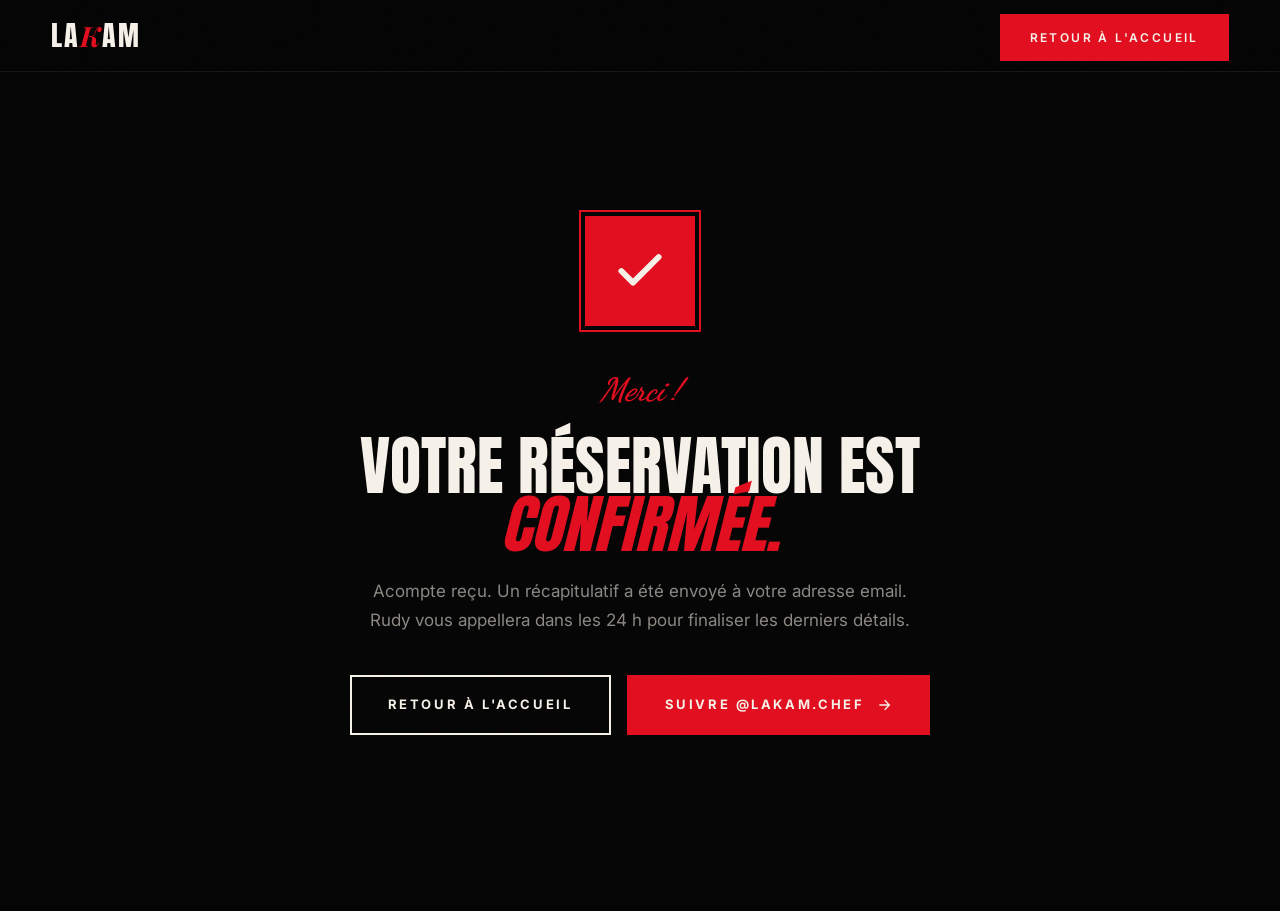
<file: confirmation.html>
<!DOCTYPE html>
<html lang="fr">
<head>
  <meta charset="UTF-8" />
  <meta name="viewport" content="width=device-width, initial-scale=1.0" />
  <title>Confirmation — LAKAM</title>
  <link rel="icon" type="image/jpeg" href="images/logo.jpg" />
  <link rel="stylesheet" href="styles.css?v=3" />
</head>
<body>

  <nav class="navbar scrolled">
    <div class="container nav-inner">
      <a href="index.html" class="nav-logo">la<span class="k">K</span>am</a>
      <ul class="nav-links">
        <li><a href="index.html" class="nav-cta">Retour à l'accueil</a></li>
      </ul>
    </div>
  </nav>

  <main class="reserver-page">
    <div class="container">
      <div class="confirmation">
        <div class="confirmation-icon">
          <svg viewBox="0 0 24 24" fill="none" stroke="currentColor" stroke-width="2.5" stroke-linecap="round" stroke-linejoin="round">
            <polyline points="20 6 9 17 4 12"></polyline>
          </svg>
        </div>

        <span class="script">Merci <span id="firstname">!</span></span>
        <h1>Votre réservation est<br /><em class="text-red">confirmée.</em></h1>
        <p id="confirmText">
          Acompte reçu. Un récapitulatif a été envoyé à votre adresse email.
          <br />
          Rudy vous appellera dans les 24 h pour finaliser les derniers détails.
        </p>

        <div class="recap" id="recap" style="text-align:left; max-width:480px; margin: 2rem auto;">
          <!-- Filled by JS -->
        </div>

        <div style="display:flex; gap:1rem; justify-content:center; flex-wrap:wrap; margin-top:2.5rem;">
          <a href="index.html" class="btn btn-outline">Retour à l'accueil</a>
          <a href="https://instagram.com" target="_blank" rel="noopener" class="btn btn-primary">
            Suivre @lakam.chef
            <svg viewBox="0 0 24 24" fill="none" stroke="currentColor" stroke-width="2"><path d="M5 12h14M13 5l7 7-7 7"/></svg>
          </a>
        </div>
      </div>
    </div>
  </main>

  <script>
    (() => {
      const params = new URLSearchParams(window.location.search);
      const firstname = params.get('firstname') || '';
      const formule = params.get('formule') || '';
      const guests = params.get('guests') || '';
      const date = params.get('date');
      const total = params.get('total');
      const deposit = params.get('deposit');
      const email = params.get('email') || 'votre adresse email';

      if (firstname) document.getElementById('firstname').textContent = firstname + ' !';

      const dateFmt = date
        ? new Date(date).toLocaleDateString('fr-FR', { weekday: 'long', day: 'numeric', month: 'long', year: 'numeric' })
        : '—';

      const recap = document.getElementById('recap');
      if (formule && total) {
        const balance = (parseInt(total, 10) - parseInt(deposit, 10));
        recap.innerHTML = `
          <div class="recap-row"><span class="label">Formule</span><span class="value">${formule}</span></div>
          <div class="recap-row"><span class="label">Convives</span><span class="value">${guests} pers</span></div>
          <div class="recap-row"><span class="label">Date</span><span class="value">${dateFmt}</span></div>
          <div class="recap-row"><span class="label">Total</span><span class="value">${total} €</span></div>
          <div class="recap-row"><span class="label">Acompte payé</span><span class="value" style="color:var(--red);font-weight:600;">${deposit} €</span></div>
          <div class="recap-row"><span class="label">Solde le jour J</span><span class="value">${balance} €</span></div>
        `;
      } else {
        recap.style.display = 'none';
      }

      const confirmText = document.getElementById('confirmText');
      if (email && email !== 'votre adresse email') {
        confirmText.innerHTML = `Acompte reçu. Un récapitulatif a été envoyé à <strong style="color:var(--red)">${email}</strong>.<br />Rudy vous appellera dans les 24 h pour finaliser les derniers détails.`;
      }
    })();
  </script>
</body>
</html>
</file>
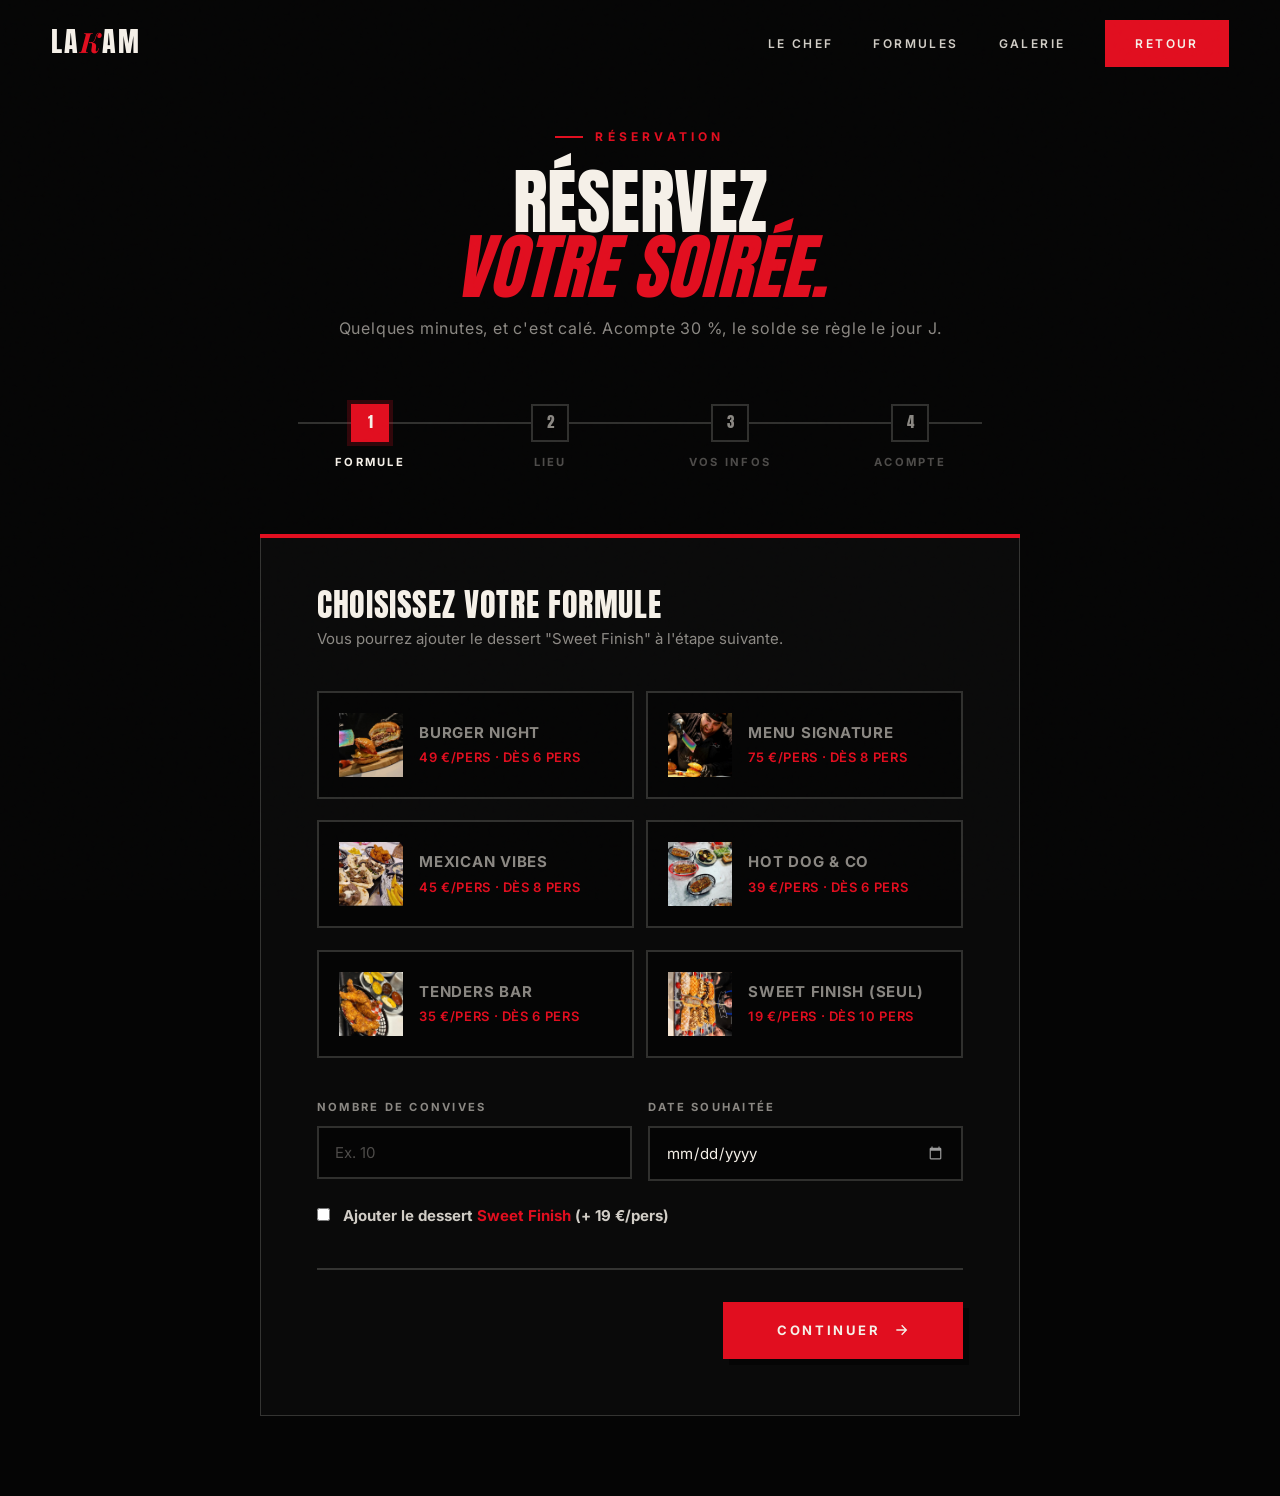
<file: reserver.html>
<!DOCTYPE html>
<html lang="fr">
<head>
  <meta charset="UTF-8" />
  <meta name="viewport" content="width=device-width, initial-scale=1.0" />
  <title>Réserver une date — LAKAM</title>
  <meta name="description" content="Réservez votre soirée LAKAM en ligne. Acompte 30 %, confirmation immédiate." />
  <link rel="icon" type="image/jpeg" href="images/logo.jpg" />
  <link rel="stylesheet" href="styles.css?v=3" />
</head>
<body>

  <!-- ============ Navbar (simplifiée) ============ -->
  <nav class="navbar scrolled" id="navbar">
    <div class="container nav-inner">
      <a href="index.html" class="nav-logo">la<span class="k">K</span>am</a>
      <ul class="nav-links" id="navLinks">
        <li><a href="index.html#about">Le chef</a></li>
        <li><a href="index.html#formules">Formules</a></li>
        <li><a href="index.html#gallery">Galerie</a></li>
        <li><a href="index.html" class="nav-cta">Retour</a></li>
      </ul>
      <button class="menu-toggle" id="menuToggle" aria-label="Menu">
        <span></span><span></span><span></span>
      </button>
    </div>
  </nav>

  <main class="reserver-page">
    <div class="container">

      <!-- Header -->
      <div class="reserver-header">
        <span class="eyebrow">Réservation</span>
        <h1>Réservez<br /><em class="text-red">votre soirée.</em></h1>
        <p>Quelques minutes, et c'est calé. Acompte 30 %, le solde se règle le jour J.</p>
      </div>

      <!-- Progress -->
      <div class="progress" id="progress" style="--progress: 0%">
        <div class="progress-step active" data-step="1">
          <div class="progress-dot">1</div>
          <div class="progress-label">Formule</div>
        </div>
        <div class="progress-step" data-step="2">
          <div class="progress-dot">2</div>
          <div class="progress-label">Lieu</div>
        </div>
        <div class="progress-step" data-step="3">
          <div class="progress-dot">3</div>
          <div class="progress-label">Vos infos</div>
        </div>
        <div class="progress-step" data-step="4">
          <div class="progress-dot">4</div>
          <div class="progress-label">Acompte</div>
        </div>
      </div>

      <!-- Wizard -->
      <form class="wizard" id="wizard" novalidate>

        <!-- Step 1: Formule -->
        <section class="step-panel active" data-panel="1">
          <h2>Choisissez votre formule</h2>
          <p>Vous pourrez ajouter le dessert "Sweet Finish" à l'étape suivante.</p>

          <div class="formule-options" id="formuleOptions">
            <label class="formule-option" data-formule="burger">
              <input type="radio" name="formule" value="burger" />
              <div class="formule-option-img"><img src="images/burger.jpg" alt="" /></div>
              <div class="formule-option-body">
                <div class="formule-option-name">Burger Night</div>
                <div class="formule-option-price">49 €/pers · dès 6 pers</div>
              </div>
            </label>
            <label class="formule-option" data-formule="signature">
              <input type="radio" name="formule" value="signature" />
              <div class="formule-option-img"><img src="images/chef-action.jpg" alt="" /></div>
              <div class="formule-option-body">
                <div class="formule-option-name">Menu Signature</div>
                <div class="formule-option-price">75 €/pers · dès 8 pers</div>
              </div>
            </label>
            <label class="formule-option" data-formule="mexican">
              <input type="radio" name="formule" value="mexican" />
              <div class="formule-option-img"><img src="images/tacos.jpg" alt="" /></div>
              <div class="formule-option-body">
                <div class="formule-option-name">Mexican Vibes</div>
                <div class="formule-option-price">45 €/pers · dès 8 pers</div>
              </div>
            </label>
            <label class="formule-option" data-formule="hotdog">
              <input type="radio" name="formule" value="hotdog" />
              <div class="formule-option-img"><img src="images/hotdogs.jpg" alt="" /></div>
              <div class="formule-option-body">
                <div class="formule-option-name">Hot Dog & Co</div>
                <div class="formule-option-price">39 €/pers · dès 6 pers</div>
              </div>
            </label>
            <label class="formule-option" data-formule="tenders">
              <input type="radio" name="formule" value="tenders" />
              <div class="formule-option-img"><img src="images/tenders.jpg" alt="" /></div>
              <div class="formule-option-body">
                <div class="formule-option-name">Tenders Bar</div>
                <div class="formule-option-price">35 €/pers · dès 6 pers</div>
              </div>
            </label>
            <label class="formule-option" data-formule="sweet-only">
              <input type="radio" name="formule" value="sweet-only" />
              <div class="formule-option-img"><img src="images/waffles.jpg" alt="" /></div>
              <div class="formule-option-body">
                <div class="formule-option-name">Sweet Finish (seul)</div>
                <div class="formule-option-price">19 €/pers · dès 10 pers</div>
              </div>
            </label>
          </div>

          <div class="field-row">
            <div class="field">
              <label for="guests">Nombre de convives</label>
              <input type="number" id="guests" name="guests" min="6" max="80" placeholder="Ex. 10" />
            </div>
            <div class="field">
              <label for="date">Date souhaitée</label>
              <input type="date" id="date" name="date" />
            </div>
          </div>

          <div class="field">
            <label>
              <input type="checkbox" id="addSweet" name="addSweet" style="width:auto; margin-right:0.5rem;" />
              <span style="text-transform:none; letter-spacing:0; font-size:0.9375rem; color:var(--white-soft);">Ajouter le dessert <strong style="color:var(--red)">Sweet Finish</strong> (+ 19 €/pers)</span>
            </label>
          </div>

          <div class="wizard-nav">
            <span></span>
            <button type="button" class="btn btn-primary" data-next>
              Continuer
              <svg viewBox="0 0 24 24" fill="none" stroke="currentColor" stroke-width="2"><path d="M5 12h14M13 5l7 7-7 7"/></svg>
            </button>
          </div>
        </section>

        <!-- Step 2: Lieu -->
        <section class="step-panel" data-panel="2">
          <h2>Où est-ce qu'on cuisine ?</h2>
          <p>Adresse complète et quelques détails pratiques pour préparer la venue.</p>

          <div class="field">
            <label for="address">Adresse</label>
            <input type="text" id="address" name="address" placeholder="12 rue de la République" />
          </div>

          <div class="field-row">
            <div class="field">
              <label for="zip">Code postal</label>
              <input type="text" id="zip" name="zip" placeholder="92100" />
            </div>
            <div class="field">
              <label for="city">Ville</label>
              <input type="text" id="city" name="city" placeholder="Boulogne-Billancourt" />
            </div>
          </div>

          <div class="field">
            <label for="access">Étage / code d'accès / précisions</label>
            <input type="text" id="access" name="access" placeholder="3e étage, code 1234A, ascenseur OK" />
          </div>

          <div class="field">
            <label for="kitchen">Espace cuisine disponible</label>
            <select id="kitchen" name="kitchen">
              <option value="">Sélectionnez —</option>
              <option value="spacious">Cuisine spacieuse, plaques + four</option>
              <option value="standard">Cuisine standard, plan de travail OK</option>
              <option value="small">Petite cuisine, je peux libérer un espace</option>
              <option value="outdoor">Extérieur (terrasse, jardin)</option>
            </select>
          </div>

          <div class="wizard-nav">
            <button type="button" class="btn btn-outline btn-back" data-prev>← Retour</button>
            <button type="button" class="btn btn-primary" data-next>
              Continuer
              <svg viewBox="0 0 24 24" fill="none" stroke="currentColor" stroke-width="2"><path d="M5 12h14M13 5l7 7-7 7"/></svg>
            </button>
          </div>
        </section>

        <!-- Step 3: Vos infos -->
        <section class="step-panel" data-panel="3">
          <h2>Faisons connaissance</h2>
          <p>Pour qu'on puisse vous confirmer la réservation et vous appeler si besoin.</p>

          <div class="field-row">
            <div class="field">
              <label for="firstname">Prénom</label>
              <input type="text" id="firstname" name="firstname" placeholder="Sarah" />
            </div>
            <div class="field">
              <label for="lastname">Nom</label>
              <input type="text" id="lastname" name="lastname" placeholder="Martinez" />
            </div>
          </div>

          <div class="field">
            <label for="email">Email</label>
            <input type="email" id="email" name="email" placeholder="vous@exemple.fr" />
          </div>

          <div class="field">
            <label for="phone">Téléphone</label>
            <input type="tel" id="phone" name="phone" placeholder="06 12 34 56 78" />
          </div>

          <div class="field">
            <label for="message">Message (allergies, demandes spéciales)</label>
            <textarea id="message" name="message" placeholder="Anniversaire surprise pour mon mari, 2 invités végétariens, allergie à l'arachide pour 1 enfant…"></textarea>
          </div>

          <div class="wizard-nav">
            <button type="button" class="btn btn-outline btn-back" data-prev>← Retour</button>
            <button type="button" class="btn btn-primary" data-next>
              Voir le récapitulatif
              <svg viewBox="0 0 24 24" fill="none" stroke="currentColor" stroke-width="2"><path d="M5 12h14M13 5l7 7-7 7"/></svg>
            </button>
          </div>
        </section>

        <!-- Step 4: Recap & paiement -->
        <section class="step-panel" data-panel="4">
          <h2>Récapitulatif & acompte</h2>
          <p>Vérifiez votre commande, validez l'acompte de 30 %. Le solde se règle le jour J.</p>

          <div class="recap" id="recap">
            <!-- Rempli dynamiquement -->
          </div>

          <div class="deposit-note">
            <strong>Acompte 30 %</strong> &nbsp;·&nbsp; Le solde (70 %) est dû le jour de la prestation.
          </div>

          <div class="card-form">
            <div class="card-form-header">
              <span class="card-form-title">Paiement sécurisé</span>
              <span class="card-brands">VISA · MASTERCARD · AMEX</span>
            </div>

            <div class="field">
              <label for="cardName">Nom sur la carte</label>
              <input type="text" id="cardName" name="cardName" placeholder="SARAH MARTINEZ" />
            </div>

            <div class="field">
              <label for="cardNumber">Numéro de carte</label>
              <input type="text" id="cardNumber" name="cardNumber" placeholder="4242 4242 4242 4242" maxlength="19" inputmode="numeric" />
            </div>

            <div class="field-row">
              <div class="field">
                <label for="cardExp">Expiration</label>
                <input type="text" id="cardExp" name="cardExp" placeholder="MM/AA" maxlength="5" inputmode="numeric" />
              </div>
              <div class="field">
                <label for="cardCvc">CVC</label>
                <input type="text" id="cardCvc" name="cardCvc" placeholder="123" maxlength="4" inputmode="numeric" />
              </div>
            </div>
          </div>

          <div class="secure-note">
            <span>●</span> Paiement chiffré · données bancaires non stockées
          </div>

          <div class="wizard-nav">
            <button type="button" class="btn btn-outline btn-back" data-prev>← Retour</button>
            <button type="submit" class="btn btn-primary" id="payBtn">
              Confirmer & payer l'acompte
              <svg viewBox="0 0 24 24" fill="none" stroke="currentColor" stroke-width="2"><path d="M5 12h14M13 5l7 7-7 7"/></svg>
            </button>
          </div>
        </section>

      </form>
    </div>
  </main>

  <script src="main.js?v=3"></script>
  <script src="reserver.js?v=3"></script>
</body>
</html>
</file>
<file: styles.css>
/* ============================================
   LAKAM — Chef à domicile
   v2 — Agressive édition
   ============================================ */

@import url('https://fonts.googleapis.com/css2?family=Anton&family=Archivo+Black&family=Playfair+Display:ital,wght@0,400;0,600;0,700;0,900;1,400;1,700&family=Inter:wght@300;400;500;600;700;800&family=Dancing+Script:wght@600;700&display=swap');

:root {
  --black: #050505;
  --black-deep: #000000;
  --black-soft: #0F0F0F;
  --black-card: #0A0A0A;

  --red: #E10E1F;
  --red-bright: #FF1A2E;
  --red-deep: #8E0A14;
  --red-glow: rgba(225, 14, 31, 0.55);

  --white: #F5F0E8;
  --white-soft: rgba(245, 240, 232, 0.85);
  --white-dim: rgba(245, 240, 232, 0.55);
  --white-faint: rgba(245, 240, 232, 0.3);
  --border: rgba(245, 240, 232, 0.08);
  --border-strong: rgba(245, 240, 232, 0.18);

  --font-display: 'Anton', 'Bebas Neue', Impact, sans-serif;
  --font-heavy: 'Archivo Black', sans-serif;
  --font-serif: 'Playfair Display', Georgia, serif;
  --font-sans: 'Inter', -apple-system, BlinkMacSystemFont, sans-serif;
  --font-script: 'Dancing Script', cursive;

  --container: 1440px;
  --section-py: clamp(80px, 10vw, 160px);

  --ease: cubic-bezier(0.22, 1, 0.36, 1);
  --ease-smooth: cubic-bezier(0.65, 0, 0.35, 1);
  --ease-brutal: cubic-bezier(0.85, 0, 0.15, 1);
}

* { margin: 0; padding: 0; box-sizing: border-box; }

html {
  scroll-behavior: smooth;
  -webkit-font-smoothing: antialiased;
  -moz-osx-font-smoothing: grayscale;
  overflow-x: hidden;
}

body {
  font-family: var(--font-sans);
  background: var(--black);
  color: var(--white);
  line-height: 1.5;
  overflow-x: hidden;
  overscroll-behavior-x: none;
  font-weight: 400;
  position: relative;
  width: 100%;
}

/* ====== Grain texture overlay ====== */
body::before {
  content: '';
  position: fixed;
  inset: 0;
  pointer-events: none;
  z-index: 9998;
  opacity: 0.06;
  mix-blend-mode: overlay;
  background-image: url("data:image/svg+xml,%3Csvg viewBox='0 0 200 200' xmlns='http://www.w3.org/2000/svg'%3E%3Cfilter id='n'%3E%3CfeTurbulence type='fractalNoise' baseFrequency='0.92' numOctaves='3' stitchTiles='stitch'/%3E%3C/filter%3E%3Crect width='100%25' height='100%25' filter='url(%23n)'/%3E%3C/svg%3E");
}

img { max-width: 100%; display: block; }
a { color: inherit; text-decoration: none; }
button { font-family: inherit; cursor: pointer; border: none; background: none; color: inherit; }
input, textarea, select { font-family: inherit; font-size: inherit; }

::selection { background: var(--red); color: var(--white); }

/* ============ Container ============ */
.container {
  width: 100%;
  max-width: var(--container);
  margin: 0 auto;
  padding: 0 clamp(20px, 4vw, 56px);
}

/* ============ Typography ============ */
h1, h2, h3, h4 {
  font-family: var(--font-display);
  font-weight: 400;
  line-height: 0.9;
  letter-spacing: 0;
  text-transform: uppercase;
}

.eyebrow {
  font-family: var(--font-sans);
  font-size: 0.75rem;
  font-weight: 700;
  letter-spacing: 0.35em;
  text-transform: uppercase;
  color: var(--red);
  margin-bottom: 1.5rem;
  display: inline-flex;
  align-items: center;
  gap: 0.75rem;
}

.eyebrow::before {
  content: '';
  width: 28px;
  height: 2px;
  background: var(--red);
}

.script {
  font-family: var(--font-script);
  font-weight: 700;
  font-style: italic;
  text-transform: none;
  letter-spacing: -0.02em;
}

.section-title {
  font-size: clamp(2.75rem, 6.5vw, 6.5rem);
  margin-bottom: 1.5rem;
  font-family: var(--font-display);
  line-height: 0.92;
}

.section-title em.script {
  color: var(--red);
  font-style: italic;
  font-family: var(--font-serif);
  font-weight: 700;
}

.section-subtitle {
  font-size: 1.0625rem;
  color: var(--white-dim);
  max-width: 580px;
  margin-bottom: 4rem;
  line-height: 1.6;
}

.text-red { color: var(--red); }

em.italic {
  font-family: var(--font-serif);
  font-style: italic;
  font-weight: 700;
  color: var(--red);
  text-transform: none;
}

/* ============ Buttons ============ */
.btn {
  display: inline-flex;
  align-items: center;
  justify-content: center;
  gap: 0.75rem;
  padding: 1.15rem 2.25rem;
  font-family: var(--font-sans);
  font-size: 0.8125rem;
  font-weight: 700;
  letter-spacing: 0.2em;
  text-transform: uppercase;
  border-radius: 0;
  transition: all 0.3s var(--ease-brutal);
  position: relative;
  overflow: hidden;
  border: 2px solid transparent;
}

.btn-primary {
  background: var(--red);
  color: var(--white);
  border-color: var(--red);
  box-shadow: 6px 6px 0 var(--black);
}

.btn-primary::before {
  content: '';
  position: absolute;
  inset: 0;
  background: var(--red-bright);
  transform: translateY(100%);
  transition: transform 0.3s var(--ease-brutal);
  z-index: 0;
}

.btn-primary:hover::before { transform: translateY(0); }
.btn-primary > * { position: relative; z-index: 1; }

.btn-primary:hover {
  transform: translate(-2px, -2px);
  box-shadow: 8px 8px 0 var(--red-deep);
}

.btn-outline {
  border-color: var(--white);
  color: var(--white);
  background: transparent;
}

.btn-outline:hover {
  background: var(--white);
  color: var(--black);
}

.btn svg { width: 16px; height: 16px; transition: transform 0.3s var(--ease); }
.btn:hover svg { transform: translateX(6px); }

/* ============ Navbar ============ */
.navbar {
  position: fixed;
  top: 0; left: 0; right: 0;
  z-index: 1000;
  padding: 1.25rem 0;
  transition: all 0.4s var(--ease);
  border-bottom: 1px solid transparent;
}

.navbar.scrolled {
  background: rgba(5, 5, 5, 0.92);
  backdrop-filter: blur(20px);
  -webkit-backdrop-filter: blur(20px);
  padding: 0.875rem 0;
  border-bottom-color: var(--border);
}

.navbar.hidden {
  transform: translateY(-105%);
  -webkit-transform: translateY(-105%);
  pointer-events: none;
}

.nav-inner {
  display: flex;
  align-items: center;
  justify-content: space-between;
}

.nav-logo {
  font-family: var(--font-display);
  font-size: 1.75rem;
  font-weight: 400;
  letter-spacing: 0.06em;
  text-transform: uppercase;
}

.nav-logo .k { color: var(--red); font-style: italic; font-family: var(--font-serif); font-weight: 700; }

.nav-links {
  display: flex;
  align-items: center;
  gap: 2.5rem;
  list-style: none;
}

.nav-links a {
  font-size: 0.75rem;
  font-weight: 600;
  letter-spacing: 0.2em;
  text-transform: uppercase;
  color: var(--white-soft);
  transition: color 0.2s ease;
  position: relative;
  padding: 0.25rem 0;
}

.nav-links a:hover { color: var(--red); }

.nav-links a:not(.nav-cta)::after {
  content: '';
  position: absolute;
  left: 0;
  bottom: -2px;
  width: 0;
  height: 2px;
  background: var(--red);
  transition: width 0.3s var(--ease-brutal);
}

.nav-links a:not(.nav-cta):hover::after { width: 100%; }

.nav-cta {
  padding: 0.875rem 1.75rem !important;
  background: var(--red);
  color: var(--white) !important;
  font-size: 0.75rem !important;
  letter-spacing: 0.2em;
  border: 2px solid var(--red);
  transition: all 0.3s var(--ease-brutal);
}

.nav-cta:hover {
  background: var(--white);
  color: var(--black) !important;
  border-color: var(--white);
}

.menu-toggle {
  display: none;
  flex-direction: column;
  gap: 5px;
  z-index: 1001;
}

.menu-toggle span {
  width: 28px; height: 2px;
  background: var(--white);
  transition: all 0.3s var(--ease);
}

.menu-toggle.open span:nth-child(1) { transform: rotate(45deg) translate(5px, 5px); }
.menu-toggle.open span:nth-child(2) { opacity: 0; }
.menu-toggle.open span:nth-child(3) { transform: rotate(-45deg) translate(7px, -7px); }

@media (max-width: 900px) {
  .nav-links {
    position: fixed;
    inset: 0;
    background: var(--black-deep);
    flex-direction: column;
    justify-content: center;
    align-items: center;
    gap: 2.5rem;
    transform: translateX(100%);
    transition: transform 0.4s var(--ease-brutal);
  }
  .nav-links.open { transform: translateX(0); }
  .nav-links a { font-size: 1.5rem; font-family: var(--font-display); letter-spacing: 0.1em; }
  .menu-toggle { display: flex; }
  .nav-cta { font-size: 1rem !important; padding: 1rem 2rem !important; }
}

/* ============ Hero ============ */
.hero {
  min-height: 100vh;
  position: relative;
  display: flex;
  align-items: center;
  overflow: hidden;
  padding: 120px 0 60px;
}

.hero-bg {
  position: absolute;
  inset: 0;
  z-index: 0;
}

.hero-bg img {
  width: 100%;
  height: 100%;
  object-fit: cover;
  filter: brightness(0.45) contrast(1.15) saturate(0.9);
  transform: scale(1.05);
  animation: heroZoom 24s ease-in-out infinite alternate;
}

@keyframes heroZoom {
  from { transform: scale(1.05); }
  to   { transform: scale(1.18); }
}

.hero-bg::after {
  content: '';
  position: absolute;
  inset: 0;
  background:
    linear-gradient(180deg, rgba(0,0,0,0.5) 0%, rgba(0,0,0,0.35) 40%, rgba(0,0,0,0.85) 90%, var(--black) 100%),
    radial-gradient(ellipse at 30% 100%, rgba(225, 14, 31, 0.25) 0%, transparent 60%);
}

.hero-content {
  position: relative;
  z-index: 2;
  width: 100%;
}

.hero-meta {
  display: flex;
  align-items: center;
  gap: 1rem;
  font-size: 0.75rem;
  font-weight: 700;
  letter-spacing: 0.35em;
  text-transform: uppercase;
  color: var(--white-soft);
  margin-bottom: 2rem;
}

.hero-meta-divider {
  width: 40px;
  height: 1px;
  background: var(--red);
}

.hero-meta .dot {
  width: 6px; height: 6px;
  background: var(--red);
  border-radius: 50%;
  animation: pulse 1.6s ease-in-out infinite;
}

@keyframes pulse {
  0%, 100% { opacity: 1; box-shadow: 0 0 0 0 var(--red-glow); }
  50% { opacity: 0.5; box-shadow: 0 0 0 8px transparent; }
}

.hero h1 {
  font-size: clamp(3rem, 9.5vw, 9rem);
  line-height: 0.88;
  margin-bottom: 1.75rem;
  font-family: var(--font-display);
  font-weight: 400;
  letter-spacing: -0.015em;
  text-shadow: 0 4px 60px rgba(0,0,0,0.6);
  max-width: 100%;
  overflow-wrap: break-word;
}

.hero h1 .line { display: block; }

.hero h1 .accent {
  color: var(--red);
  font-family: var(--font-serif);
  font-style: italic;
  font-weight: 900;
  letter-spacing: -0.03em;
  text-transform: none;
}

.hero h1 .strike {
  position: relative;
  display: inline-block;
}

.hero h1 .strike::after {
  content: '';
  position: absolute;
  left: -2%;
  right: -2%;
  top: 52%;
  height: clamp(6px, 0.8vw, 14px);
  background: var(--red);
  transform: rotate(-2deg);
  z-index: -1;
}

.hero p {
  font-size: clamp(1rem, 1.4vw, 1.25rem);
  color: var(--white-soft);
  margin-bottom: 3rem;
  max-width: 540px;
  line-height: 1.6;
}

.hero p strong { color: var(--red); font-weight: 700; }

.hero-ctas {
  display: flex;
  gap: 1rem;
  flex-wrap: wrap;
}

/* Marquee */
.marquee {
  position: absolute;
  bottom: 0;
  left: 0;
  right: 0;
  z-index: 3;
  background: var(--red);
  padding: 0.75rem 0;
  border-top: 2px solid var(--red);
  border-bottom: 2px solid var(--red);
  overflow: hidden;
  white-space: nowrap;
}

.marquee-track {
  display: inline-block;
  animation: marqueeScroll 28s linear infinite;
  font-family: var(--font-display);
  font-size: 1.25rem;
  letter-spacing: 0.2em;
  color: var(--white);
  text-transform: uppercase;
}

.marquee-track span {
  margin: 0 1.5rem;
  display: inline-flex;
  align-items: center;
  gap: 1.5rem;
}

.marquee-track .star {
  color: var(--white);
  font-family: var(--font-serif);
  font-style: italic;
  font-weight: 900;
}

@keyframes marqueeScroll {
  from { transform: translateX(0); }
  to   { transform: translateX(-50%); }
}

.hero-scroll {
  position: absolute;
  bottom: 80px;
  right: clamp(20px, 4vw, 56px);
  z-index: 2;
  font-size: 0.7rem;
  letter-spacing: 0.35em;
  text-transform: uppercase;
  color: var(--white-dim);
  display: flex;
  flex-direction: column;
  align-items: center;
  gap: 0.75rem;
  font-weight: 600;
}

.hero-scroll-line {
  width: 1px; height: 40px;
  background: linear-gradient(to bottom, var(--red), transparent);
  animation: scrollPulse 2s ease-in-out infinite;
}

@keyframes scrollPulse {
  0%, 100% { transform: scaleY(1); opacity: 1; }
  50% { transform: scaleY(0.5); opacity: 0.4; }
}

@media (max-width: 700px) {
  .hero-scroll { display: none; }
}

/* ============ Manifesto strip ============ */
.manifesto {
  background: var(--black-deep);
  border-top: 1px solid var(--border);
  border-bottom: 1px solid var(--border);
  padding: clamp(60px, 10vw, 120px) 0;
  position: relative;
  overflow: hidden;
}

.manifesto::before, .manifesto::after {
  content: '';
  position: absolute;
  width: 80%;
  height: 1px;
  background: var(--red);
  opacity: 0.4;
}
.manifesto::before { top: 30%; left: -10%; transform: rotate(-1deg); }
.manifesto::after  { bottom: 30%; right: -10%; transform: rotate(1deg); }

.manifesto-text {
  font-family: var(--font-display);
  font-size: clamp(2rem, 6vw, 5.5rem);
  line-height: 1;
  text-align: center;
  text-transform: uppercase;
  max-width: 1200px;
  margin: 0 auto;
  position: relative;
  z-index: 1;
}

.manifesto-text .red { color: var(--red); font-family: var(--font-serif); font-style: italic; font-weight: 900; text-transform: none; }
.manifesto-text .strike { text-decoration: line-through; text-decoration-color: var(--red); text-decoration-thickness: clamp(3px, 0.4vw, 6px); color: var(--white-faint); }

/* ============ About ============ */
.about {
  padding: var(--section-py) 0;
  position: relative;
}

.about-grid {
  display: grid;
  grid-template-columns: 1fr 1fr;
  gap: clamp(2rem, 5vw, 6rem);
  align-items: center;
}

.about-image {
  position: relative;
  aspect-ratio: 4/5;
  overflow: hidden;
}

.about-image img {
  width: 100%;
  height: 100%;
  object-fit: cover;
  transition: transform 1.2s var(--ease), filter 0.6s ease;
  filter: contrast(1.05) saturate(0.95);
}

.about-image:hover img { transform: scale(1.05); }

.about-image::before {
  content: '';
  position: absolute;
  top: -2px;
  left: -2px;
  width: 90px;
  height: 90px;
  border-top: 4px solid var(--red);
  border-left: 4px solid var(--red);
  z-index: 2;
}

.about-image::after {
  content: '';
  position: absolute;
  bottom: -2px;
  right: -2px;
  width: 90px;
  height: 90px;
  border-bottom: 4px solid var(--red);
  border-right: 4px solid var(--red);
  z-index: 2;
}

.about-tag {
  position: absolute;
  bottom: -16px;
  left: 30px;
  background: var(--red);
  color: var(--white);
  padding: 0.6rem 1.25rem;
  font-family: var(--font-display);
  font-size: 1.125rem;
  letter-spacing: 0.15em;
  text-transform: uppercase;
  z-index: 3;
  box-shadow: 6px 6px 0 var(--black);
}

.about h2 {
  font-size: clamp(3rem, 7vw, 6rem);
  margin-bottom: 2rem;
  line-height: 0.85;
}

.about-quote {
  font-family: var(--font-script);
  font-size: 1.75rem;
  color: var(--red);
  margin-bottom: 2rem;
  display: block;
  line-height: 1.3;
}

.about p {
  color: var(--white-soft);
  margin-bottom: 1.5rem;
  font-size: 1.0625rem;
  line-height: 1.7;
}

.about-stats {
  display: grid;
  grid-template-columns: repeat(3, 1fr);
  gap: 2rem;
  margin-top: 3rem;
  padding-top: 2.5rem;
  border-top: 2px solid var(--red);
}

.stat-num {
  font-family: var(--font-display);
  font-size: clamp(2.25rem, 4vw, 3.25rem);
  color: var(--red);
  line-height: 1;
  margin-bottom: 0.5rem;
  font-weight: 400;
}

.stat-label {
  font-size: 0.7rem;
  letter-spacing: 0.25em;
  text-transform: uppercase;
  color: var(--white-dim);
  font-weight: 600;
}

@media (max-width: 800px) {
  .about-grid { grid-template-columns: 1fr; }
  .about-image { aspect-ratio: 1; max-width: 500px; margin: 0 auto; }
  .about-stats { gap: 1rem; }
}

/* ============ Formules ============ */
.formules {
  padding: var(--section-py) 0;
  background: var(--black-deep);
  position: relative;
  overflow: hidden;
}

.formules::before {
  content: 'LAKAM · LAKAM · LAKAM · LAKAM · LAKAM ·';
  position: absolute;
  top: 60px;
  left: -5%;
  right: -5%;
  font-family: var(--font-display);
  font-size: clamp(4rem, 10vw, 9rem);
  color: var(--white);
  opacity: 0.025;
  letter-spacing: 0.05em;
  pointer-events: none;
  white-space: nowrap;
  overflow: hidden;
  text-transform: uppercase;
}

.formules-header {
  text-align: center;
  margin-bottom: 5rem;
  position: relative;
  z-index: 1;
}

.formules-header .section-subtitle {
  margin-left: auto;
  margin-right: auto;
}

.formules-grid {
  display: grid;
  grid-template-columns: repeat(3, 1fr);
  gap: 1px;
  background: var(--border);
  border: 1px solid var(--border);
}

.formule-card {
  position: relative;
  background: var(--black-card);
  overflow: hidden;
  transition: all 0.4s var(--ease-brutal);
  display: flex;
  flex-direction: column;
}

.formule-card:hover {
  background: var(--black-soft);
  transform: scale(1.02);
  z-index: 2;
  box-shadow: 0 0 0 2px var(--red), 0 30px 60px rgba(225, 14, 31, 0.2);
}

.formule-card.featured {
  background: linear-gradient(135deg, var(--black-card) 0%, rgba(225, 14, 31, 0.18) 100%);
  border: 2px solid var(--red);
  z-index: 1;
}

.formule-card.featured::before {
  content: '◆ SIGNATURE';
  position: absolute;
  top: 1.5rem;
  right: 1.5rem;
  background: var(--red);
  color: var(--white);
  padding: 0.4rem 0.85rem;
  font-family: var(--font-display);
  font-size: 0.75rem;
  letter-spacing: 0.25em;
  text-transform: uppercase;
  z-index: 3;
  box-shadow: 4px 4px 0 var(--black-deep);
}

.formule-image {
  aspect-ratio: 4/3;
  overflow: hidden;
  position: relative;
}

.formule-image img {
  width: 100%; height: 100%;
  object-fit: cover;
  transition: transform 0.7s var(--ease), filter 0.5s ease;
  filter: contrast(1.05);
}

.formule-card:hover .formule-image img { transform: scale(1.1); }

.formule-image::after {
  content: '';
  position: absolute;
  inset: 0;
  background: linear-gradient(180deg, transparent 50%, rgba(5,5,5,0.7) 100%);
}

.formule-body {
  padding: 2rem;
  flex: 1;
  display: flex;
  flex-direction: column;
  position: relative;
}

.formule-name {
  font-family: var(--font-display);
  font-size: 2rem;
  font-weight: 400;
  margin-bottom: 0.4rem;
  letter-spacing: 0.02em;
  text-transform: uppercase;
  line-height: 1;
}

.formule-tagline {
  font-family: var(--font-script);
  color: var(--red);
  font-size: 1.25rem;
  margin-bottom: 1.25rem;
}

.formule-desc {
  color: var(--white-dim);
  font-size: 0.9375rem;
  line-height: 1.6;
  margin-bottom: 1.75rem;
  flex: 1;
}

.formule-meta {
  display: flex;
  align-items: baseline;
  justify-content: space-between;
  padding-top: 1.5rem;
  border-top: 1px solid var(--border);
  margin-bottom: 1.5rem;
}

.formule-price {
  font-family: var(--font-display);
  font-size: 2.5rem;
  color: var(--white);
  line-height: 1;
}

.formule-price span {
  font-size: 0.875rem;
  color: var(--white-dim);
  margin-left: 0.5rem;
  font-family: var(--font-sans);
  font-weight: 500;
}

.formule-min {
  font-size: 0.7rem;
  letter-spacing: 0.2em;
  text-transform: uppercase;
  color: var(--white-faint);
  font-weight: 600;
}

.formule-cta {
  display: inline-flex;
  align-items: center;
  gap: 0.75rem;
  font-size: 0.75rem;
  font-weight: 700;
  letter-spacing: 0.25em;
  text-transform: uppercase;
  color: var(--red);
  transition: all 0.3s var(--ease-brutal);
  margin-top: auto;
  padding: 0.75rem 0;
  border-bottom: 2px solid var(--red);
  align-self: flex-start;
}

.formule-cta:hover { gap: 1.25rem; color: var(--white); border-bottom-color: var(--white); }

@media (max-width: 1000px) {
  .formules-grid { grid-template-columns: repeat(2, 1fr); }
}

@media (max-width: 600px) {
  .formules-grid { grid-template-columns: 1fr; }
}

/* ============ Galerie ============ */
.gallery {
  padding: var(--section-py) 0;
}

.gallery-grid {
  display: grid;
  grid-template-columns: repeat(4, 1fr);
  grid-auto-rows: 240px;
  gap: 4px;
}

.gallery-item {
  position: relative;
  overflow: hidden;
  cursor: pointer;
  background: var(--black-card);
}

.gallery-item img {
  width: 100%; height: 100%;
  object-fit: cover;
  transition: transform 0.7s var(--ease), filter 0.5s ease;
  filter: grayscale(0.3) contrast(1.05);
}

.gallery-item:hover img {
  transform: scale(1.08);
  filter: grayscale(0) contrast(1.1) saturate(1.1);
}

.gallery-item::after {
  content: '+';
  position: absolute;
  inset: 0;
  display: flex;
  align-items: center;
  justify-content: center;
  font-family: var(--font-serif);
  font-size: 4rem;
  color: var(--white);
  background: rgba(225, 14, 31, 0.85);
  opacity: 0;
  transition: opacity 0.4s ease;
  font-weight: 300;
}

.gallery-item:hover::after { opacity: 1; }

.gallery-item.tall { grid-row: span 2; }
.gallery-item.wide { grid-column: span 2; }

@media (max-width: 800px) {
  .gallery-grid { grid-template-columns: repeat(2, 1fr); grid-auto-rows: 200px; }
  .gallery-item.wide { grid-column: span 2; }
}

.lightbox {
  position: fixed; inset: 0;
  background: rgba(0, 0, 0, 0.97);
  z-index: 9999;
  display: flex;
  align-items: center;
  justify-content: center;
  opacity: 0;
  visibility: hidden;
  transition: all 0.4s ease;
  padding: 2rem;
}

.lightbox.open { opacity: 1; visibility: visible; }

.lightbox img {
  max-width: 90vw;
  max-height: 85vh;
  object-fit: contain;
  border: 1px solid var(--red);
}

.lightbox-close {
  position: absolute;
  top: 2rem;
  right: 2rem;
  font-size: 2rem;
  color: var(--white);
  width: 56px; height: 56px;
  display: flex;
  align-items: center;
  justify-content: center;
  border: 2px solid var(--white);
  transition: all 0.3s ease;
  background: var(--black);
}

.lightbox-close:hover {
  background: var(--red);
  border-color: var(--red);
  transform: rotate(90deg);
}

/* ============ How it works ============ */
.steps {
  padding: var(--section-py) 0;
  background: var(--black-deep);
  position: relative;
}

.steps-grid {
  display: grid;
  grid-template-columns: repeat(3, 1fr);
  gap: 0;
  margin-top: 4rem;
  position: relative;
  border: 2px solid var(--border-strong);
}

.step {
  text-align: center;
  position: relative;
  z-index: 1;
  padding: 3rem 2rem;
  border-right: 2px solid var(--border-strong);
  transition: background 0.4s var(--ease);
}

.step:last-child { border-right: none; }
.step:hover { background: rgba(225, 14, 31, 0.05); }

.step-num {
  font-family: var(--font-display);
  font-size: 5rem;
  color: var(--red);
  line-height: 1;
  margin-bottom: 1.5rem;
  font-weight: 400;
  display: inline-block;
  position: relative;
}

.step-num::after {
  content: '';
  position: absolute;
  left: 50%;
  bottom: -8px;
  width: 40px;
  height: 3px;
  background: var(--red);
  transform: translateX(-50%);
}

.step h3 {
  font-size: 1.75rem;
  margin-bottom: 1rem;
  font-family: var(--font-display);
  letter-spacing: 0.05em;
}

.step p {
  color: var(--white-dim);
  font-size: 0.9375rem;
  line-height: 1.7;
  max-width: 280px;
  margin: 0 auto;
}

@media (max-width: 800px) {
  .steps-grid { grid-template-columns: 1fr; }
  .step { border-right: none; border-bottom: 2px solid var(--border-strong); }
  .step:last-child { border-bottom: none; }
}

/* ============ Testimonials ============ */
.testimonials {
  padding: var(--section-py) 0;
  position: relative;
}

.testimonials-grid {
  display: grid;
  grid-template-columns: repeat(3, 1fr);
  gap: 1.5rem;
  margin-top: 4rem;
}

.testimonial {
  background: var(--black-card);
  border: 1px solid var(--border);
  padding: 2.5rem;
  position: relative;
  transition: all 0.4s var(--ease-brutal);
}

.testimonial::before {
  content: '"';
  position: absolute;
  top: -10px;
  left: 1rem;
  font-family: var(--font-serif);
  font-size: 8rem;
  color: var(--red);
  line-height: 1;
  font-weight: 900;
  font-style: italic;
}

.testimonial:hover {
  border-color: var(--red);
  transform: translate(-3px, -3px);
  box-shadow: 6px 6px 0 var(--red);
}

.testimonial-stars {
  color: var(--red);
  font-size: 0.875rem;
  letter-spacing: 0.3em;
  margin-bottom: 1.5rem;
  font-weight: 700;
}

.testimonial-text {
  color: var(--white-soft);
  font-size: 1rem;
  line-height: 1.7;
  margin-bottom: 2rem;
  font-family: var(--font-serif);
  font-style: italic;
  position: relative;
  z-index: 1;
}

.testimonial-author {
  display: flex;
  align-items: center;
  gap: 1rem;
  padding-top: 1.5rem;
  border-top: 1px solid var(--border);
}

.author-avatar {
  width: 52px; height: 52px;
  border-radius: 0;
  background: var(--red);
  display: flex;
  align-items: center;
  justify-content: center;
  font-family: var(--font-display);
  font-size: 1.5rem;
  color: var(--white);
}

.author-name {
  font-weight: 700;
  color: var(--white);
  text-transform: uppercase;
  letter-spacing: 0.1em;
  font-size: 0.875rem;
}

.author-meta {
  font-size: 0.75rem;
  color: var(--white-dim);
  letter-spacing: 0.05em;
}

@media (max-width: 900px) {
  .testimonials-grid { grid-template-columns: 1fr; }
}

/* ============ CTA banner ============ */
.cta-banner {
  position: relative;
  padding: clamp(100px, 14vw, 200px) 0;
  text-align: center;
  overflow: hidden;
}

.cta-bg {
  position: absolute;
  inset: 0;
  z-index: 0;
}

.cta-bg img {
  width: 100%; height: 100%;
  object-fit: cover;
  filter: brightness(0.3) contrast(1.1);
}

.cta-bg::after {
  content: '';
  position: absolute;
  inset: 0;
  background:
    linear-gradient(180deg, var(--black) 0%, transparent 30%, transparent 70%, var(--black) 100%),
    radial-gradient(ellipse at center, rgba(225, 14, 31, 0.25) 0%, transparent 60%);
}

.cta-content {
  position: relative;
  z-index: 1;
}

.cta-content h2 {
  font-size: clamp(3rem, 8vw, 7rem);
  margin-bottom: 1.5rem;
  max-width: 1000px;
  margin-left: auto;
  margin-right: auto;
  line-height: 0.9;
}

.cta-content p {
  font-size: 1.125rem;
  color: var(--white-soft);
  max-width: 600px;
  margin: 0 auto 3rem;
}

/* ============ Footer ============ */
.footer {
  background: var(--black-deep);
  border-top: 2px solid var(--red);
  padding: 5rem 0 2rem;
  position: relative;
}

.footer-grid {
  display: grid;
  grid-template-columns: 2fr 1fr 1fr 1fr;
  gap: 3rem;
  margin-bottom: 4rem;
}

.footer-brand .nav-logo {
  display: inline-block;
  margin-bottom: 1.5rem;
  font-size: 2.5rem;
}

.footer-brand p {
  color: var(--white-dim);
  font-size: 0.9375rem;
  line-height: 1.7;
  max-width: 360px;
}

.footer h4 {
  font-family: var(--font-sans);
  font-size: 0.7rem;
  letter-spacing: 0.3em;
  text-transform: uppercase;
  color: var(--red);
  margin-bottom: 1.5rem;
  font-weight: 800;
}

.footer ul {
  list-style: none;
  display: flex;
  flex-direction: column;
  gap: 0.75rem;
}

.footer a, .footer li {
  color: var(--white-dim);
  font-size: 0.9375rem;
  transition: color 0.2s ease;
  display: inline-flex;
  align-items: center;
  gap: 0.5rem;
}

.footer a:hover { color: var(--red); }

.footer-bottom {
  border-top: 1px solid var(--border);
  padding-top: 2rem;
  display: flex;
  justify-content: space-between;
  align-items: center;
  color: var(--white-faint);
  font-size: 0.75rem;
  letter-spacing: 0.15em;
  text-transform: uppercase;
  flex-wrap: wrap;
  gap: 1rem;
}

@media (max-width: 800px) {
  .footer-grid { grid-template-columns: 1fr 1fr; gap: 2rem; }
  .footer-brand { grid-column: span 2; }
}

/* ============ Reveal on scroll ============ */
.reveal {
  opacity: 0;
  transform: translateY(40px);
  transition: opacity 0.9s var(--ease-brutal), transform 0.9s var(--ease-brutal);
}

.reveal.visible { opacity: 1; transform: translateY(0); }
.reveal-delay-1 { transition-delay: 0.1s; }
.reveal-delay-2 { transition-delay: 0.2s; }
.reveal-delay-3 { transition-delay: 0.3s; }

/* ============ Reservation page ============ */
.reserver-page {
  min-height: 100vh;
  padding: 120px 0 80px;
  background: var(--black);
}

.reserver-header {
  text-align: center;
  margin-bottom: 4rem;
}

.reserver-header h1 {
  font-size: clamp(2.5rem, 6vw, 4.5rem);
  margin-bottom: 1rem;
  line-height: 0.9;
}

.reserver-header p {
  color: var(--white-dim);
  letter-spacing: 0.05em;
}

.progress {
  display: flex;
  justify-content: space-between;
  max-width: 720px;
  margin: 0 auto 4rem;
  position: relative;
}

.progress::before {
  content: '';
  position: absolute;
  top: 18px;
  left: 18px;
  right: 18px;
  height: 2px;
  background: var(--border-strong);
  z-index: 0;
}

.progress::after {
  content: '';
  position: absolute;
  top: 18px;
  left: 18px;
  height: 2px;
  background: var(--red);
  z-index: 1;
  width: var(--progress, 0%);
  transition: width 0.5s var(--ease);
}

.progress-step {
  position: relative;
  z-index: 2;
  text-align: center;
  flex: 1;
}

.progress-dot {
  width: 38px; height: 38px;
  background: var(--black);
  border: 2px solid var(--border-strong);
  margin: 0 auto 0.75rem;
  display: flex;
  align-items: center;
  justify-content: center;
  font-family: var(--font-display);
  font-size: 0.9375rem;
  color: var(--white-dim);
  transition: all 0.4s var(--ease-brutal);
}

.progress-step.active .progress-dot {
  border-color: var(--red);
  background: var(--red);
  color: var(--white);
  box-shadow: 0 0 0 4px rgba(225, 14, 31, 0.2);
}

.progress-step.complete .progress-dot {
  background: var(--red);
  border-color: var(--red);
  color: var(--white);
}

.progress-label {
  font-size: 0.7rem;
  letter-spacing: 0.2em;
  text-transform: uppercase;
  color: var(--white-faint);
  transition: color 0.3s ease;
  font-weight: 700;
}

.progress-step.active .progress-label,
.progress-step.complete .progress-label { color: var(--white); }

.wizard {
  max-width: 760px;
  margin: 0 auto;
  background: var(--black-card);
  border: 1px solid var(--border-strong);
  padding: clamp(2rem, 5vw, 3.5rem);
  position: relative;
}

.wizard::before {
  content: '';
  position: absolute;
  top: -1px; left: -1px; right: -1px;
  height: 4px;
  background: var(--red);
}

.step-panel {
  display: none;
  animation: fadeUp 0.5s var(--ease-brutal);
}

.step-panel.active { display: block; }

@keyframes fadeUp {
  from { opacity: 0; transform: translateY(20px); }
  to { opacity: 1; transform: translateY(0); }
}

.step-panel h2 {
  font-size: 2rem;
  margin-bottom: 0.5rem;
  letter-spacing: 0.02em;
}

.step-panel > p {
  color: var(--white-dim);
  margin-bottom: 2.5rem;
  font-size: 0.9375rem;
}

.formule-options {
  display: grid;
  grid-template-columns: 1fr 1fr;
  gap: 0.75rem;
  margin-bottom: 2rem;
}

.formule-option {
  position: relative;
  border: 2px solid var(--border-strong);
  padding: 1.25rem;
  cursor: pointer;
  transition: all 0.3s var(--ease-brutal);
  display: flex;
  align-items: center;
  gap: 1rem;
  background: var(--black);
}

.formule-option:hover { border-color: var(--white); }

.formule-option.selected {
  border-color: var(--red);
  background: rgba(225, 14, 31, 0.08);
}

.formule-option.selected::before {
  content: '✓';
  position: absolute;
  top: 8px; right: 12px;
  color: var(--red);
  font-weight: 900;
}

.formule-option input { display: none; }

.formule-option-img {
  width: 64px; height: 64px;
  flex-shrink: 0;
  overflow: hidden;
}

.formule-option-img img {
  width: 100%; height: 100%;
  object-fit: cover;
}

.formule-option-body { flex: 1; }
.formule-option-name { font-weight: 700; margin-bottom: 0.25rem; text-transform: uppercase; letter-spacing: 0.05em; font-size: 0.9375rem; }
.formule-option-price { font-size: 0.8125rem; color: var(--red); font-weight: 600; letter-spacing: 0.05em; }

@media (max-width: 600px) {
  .formule-options { grid-template-columns: 1fr; }
}

.field { margin-bottom: 1.5rem; }
.field-row { display: grid; grid-template-columns: 1fr 1fr; gap: 1rem; }

@media (max-width: 600px) {
  .field-row { grid-template-columns: 1fr; }
}

label {
  display: block;
  font-size: 0.7rem;
  letter-spacing: 0.2em;
  text-transform: uppercase;
  color: var(--white-dim);
  margin-bottom: 0.6rem;
  font-weight: 700;
}

input[type="text"], input[type="email"], input[type="tel"], input[type="number"], input[type="date"], textarea, select {
  width: 100%;
  padding: 0.95rem 1rem;
  background: var(--black);
  border: 2px solid var(--border-strong);
  color: var(--white);
  font-size: 0.9375rem;
  border-radius: 0;
  transition: border-color 0.3s ease;
  font-family: var(--font-sans);
}

input:focus, textarea:focus, select:focus {
  outline: none;
  border-color: var(--red);
  box-shadow: 0 0 0 1px var(--red);
}

input::placeholder, textarea::placeholder { color: var(--white-faint); }

input[type="date"]::-webkit-calendar-picker-indicator {
  filter: invert(1) opacity(0.6);
  cursor: pointer;
}

textarea { resize: vertical; min-height: 100px; }

.wizard-nav {
  display: flex;
  justify-content: space-between;
  margin-top: 2.5rem;
  padding-top: 2rem;
  border-top: 2px solid var(--border-strong);
  gap: 1rem;
}

.wizard-nav .btn { flex: 1; max-width: 240px; }
.wizard-nav .btn-back { max-width: 140px; }

.recap {
  background: var(--black);
  border: 2px solid var(--border-strong);
  padding: 1.5rem;
  margin-bottom: 2rem;
  position: relative;
}

.recap::before {
  content: '';
  position: absolute;
  top: -2px; left: -2px; right: -2px;
  height: 4px;
  background: var(--red);
}

.recap-row {
  display: flex;
  justify-content: space-between;
  padding: 0.75rem 0;
  border-bottom: 1px solid var(--border);
  font-size: 0.9375rem;
}

.recap-row:last-child { border-bottom: none; }

.recap-row .label {
  color: var(--white-dim);
  text-transform: none;
  letter-spacing: 0;
  font-size: 0.9375rem;
  margin-bottom: 0;
  font-weight: 400;
}

.recap-row .value { color: var(--white); font-weight: 600; }

.recap-total {
  display: flex;
  justify-content: space-between;
  align-items: baseline;
  padding: 1.25rem 0;
  border-top: 2px solid var(--white);
  margin-top: 0.5rem;
}

.recap-total .label {
  font-size: 1rem;
  color: var(--white);
  font-weight: 700;
  letter-spacing: 0.1em;
  text-transform: uppercase;
}

.recap-total .value {
  font-family: var(--font-display);
  font-size: 2.5rem;
  color: var(--red);
}

.deposit-note {
  background: rgba(225, 14, 31, 0.08);
  border: 2px solid var(--red);
  padding: 1rem 1.25rem;
  margin-bottom: 2rem;
  font-size: 0.875rem;
  color: var(--white-soft);
  display: flex;
  align-items: center;
  gap: 0.75rem;
}

.deposit-note strong { color: var(--red); font-family: var(--font-display); font-size: 1rem; letter-spacing: 0.1em; }

.card-form {
  background: var(--black);
  border: 2px solid var(--border-strong);
  padding: 1.5rem;
  margin-bottom: 1.5rem;
}

.card-form-header {
  display: flex;
  justify-content: space-between;
  align-items: center;
  margin-bottom: 1.5rem;
  padding-bottom: 1rem;
  border-bottom: 1px solid var(--border);
}

.card-form-title {
  font-size: 0.75rem;
  letter-spacing: 0.2em;
  text-transform: uppercase;
  color: var(--red);
  font-weight: 800;
}

.card-brands {
  display: flex;
  gap: 0.5rem;
  font-size: 0.625rem;
  color: var(--white-faint);
  letter-spacing: 0.15em;
  font-weight: 700;
}

.secure-note {
  text-align: center;
  font-size: 0.7rem;
  color: var(--white-faint);
  letter-spacing: 0.2em;
  text-transform: uppercase;
  margin-top: 1.5rem;
  font-weight: 600;
}

.secure-note span { color: var(--red); }

/* Confirmation */
.confirmation {
  text-align: center;
  padding: 6rem 0;
  max-width: 640px;
  margin: 0 auto;
}

.confirmation-icon {
  width: 110px; height: 110px;
  margin: 0 auto 2.5rem;
  background: var(--red);
  display: flex;
  align-items: center;
  justify-content: center;
  animation: bounceIn 0.7s var(--ease-brutal);
  box-shadow: 0 0 0 4px var(--black), 0 0 0 6px var(--red);
}

.confirmation-icon svg {
  width: 56px; height: 56px;
  stroke: var(--white);
}

@keyframes bounceIn {
  0% { transform: scale(0); opacity: 0; }
  60% { transform: scale(1.15); }
  100% { transform: scale(1); opacity: 1; }
}

.confirmation h1 {
  font-size: clamp(2.5rem, 6vw, 4rem);
  margin-bottom: 1.5rem;
  line-height: 0.9;
}

.confirmation p {
  color: var(--white-dim);
  font-size: 1.0625rem;
  margin-bottom: 2.5rem;
  line-height: 1.7;
}

.confirmation .script {
  font-size: 2rem;
  color: var(--red);
  margin-bottom: 1.5rem;
  display: block;
}

.error-msg { color: var(--red); font-size: 0.8125rem; margin-top: 0.5rem; font-weight: 600; }
input.error, textarea.error, select.error { border-color: var(--red); }

/* ============ Reels (native videos) ============ */
.reels {
  padding: var(--section-py) 0;
  background: var(--black-deep);
  position: relative;
}

.reels-grid {
  display: grid;
  grid-template-columns: repeat(3, 1fr);
  gap: 1.5rem;
  max-width: 1100px;
  margin: 0 auto;
}

.reels-grid.two-cols {
  grid-template-columns: repeat(2, 1fr);
  max-width: 800px;
  gap: 2rem;
}

.reel-video {
  position: absolute;
  inset: 0;
  width: 100%;
  height: 100%;
  object-fit: cover;
  display: block;
}

.reel-sound {
  position: absolute;
  top: 0.875rem;
  right: 0.875rem;
  z-index: 3;
  width: 34px;
  height: 34px;
  border-radius: 50%;
  background: rgba(0, 0, 0, 0.45);
  backdrop-filter: blur(8px);
  -webkit-backdrop-filter: blur(8px);
  border: 1px solid rgba(245, 240, 232, 0.2);
  color: var(--white);
  display: flex;
  align-items: center;
  justify-content: center;
  transition: all 0.3s var(--ease-brutal);
  pointer-events: none;
  opacity: 0.85;
}

.reel-sound svg {
  width: 14px;
  height: 14px;
  display: block;
}

.reel-sound .icon-unmuted { display: none; }
.reel-sound .icon-muted { display: block; }

.reel-card.sound-on .reel-sound {
  opacity: 1;
  background: rgba(225, 14, 31, 0.85);
  border-color: var(--red);
}

.reel-card.sound-on .reel-sound .icon-unmuted { display: block; }
.reel-card.sound-on .reel-sound .icon-muted { display: none; }

.reel-card {
  position: relative;
  display: block;
  aspect-ratio: 9 / 16;
  overflow: hidden;
  background: var(--black-card);
  border: 1px solid var(--border-strong);
  transition: border-color 0.4s var(--ease), box-shadow 0.5s var(--ease), transform 0.4s var(--ease-brutal);
  cursor: pointer;
}

.reel-card:hover {
  border-color: rgba(225, 14, 31, 0.5);
  transform: translateY(-2px);
  box-shadow: 0 16px 40px rgba(0, 0, 0, 0.4), 0 0 30px rgba(225, 14, 31, 0.15);
}

.reel-card.sound-on {
  border-color: var(--red);
  box-shadow: 0 0 0 1px var(--red), 0 0 50px rgba(225, 14, 31, 0.25);
}

.reel-thumb {
  position: absolute;
  inset: 0;
  overflow: hidden;
}

.reel-thumb img {
  width: 100%;
  height: 100%;
  object-fit: cover;
  filter: brightness(0.8) contrast(1.05);
  transform: scale(1.08);
  animation: reelKenBurns 14s ease-in-out infinite alternate;
}

.reel-card:nth-child(2) .reel-thumb img { animation-delay: -4s; animation-duration: 16s; }
.reel-card:nth-child(3) .reel-thumb img { animation-delay: -8s; animation-duration: 18s; }

@keyframes reelKenBurns {
  0%   { transform: scale(1.08) translate(-1%, -1%); }
  100% { transform: scale(1.18) translate(2%, 1.5%); }
}

.reel-overlay {
  position: absolute;
  inset: 0;
  z-index: 2;
  display: flex;
  flex-direction: column;
  justify-content: space-between;
  padding: 1.25rem;
  background:
    linear-gradient(180deg, rgba(0,0,0,0.5) 0%, transparent 30%, transparent 70%, rgba(0,0,0,0.85) 100%);
  transition: background 0.4s var(--ease);
}

.reel-card:hover .reel-overlay {
  background:
    linear-gradient(180deg, rgba(225,14,31,0.25) 0%, rgba(0,0,0,0.3) 50%, rgba(0,0,0,0.95) 100%);
}

.reel-play {
  position: absolute;
  top: 50%;
  left: 50%;
  transform: translate(-50%, -50%);
  width: 72px;
  height: 72px;
  border-radius: 50%;
  background: rgba(245, 240, 232, 0.15);
  backdrop-filter: blur(12px);
  -webkit-backdrop-filter: blur(12px);
  border: 2px solid var(--white);
  display: flex;
  align-items: center;
  justify-content: center;
  color: var(--white);
  transition: all 0.4s var(--ease-brutal);
}

.reel-play svg {
  width: 28px;
  height: 28px;
  margin-left: 4px;
}

.reel-card:hover .reel-play {
  background: var(--red);
  border-color: var(--red);
  transform: translate(-50%, -50%) scale(1.1);
  box-shadow: 0 0 40px var(--red-glow);
}

.reel-meta {
  display: flex;
  justify-content: space-between;
  align-items: flex-end;
  align-self: stretch;
  margin-top: auto;
  position: relative;
}

.reel-meta::before {
  content: '';
  position: absolute;
  top: -8px;
  left: 0;
  width: 32px;
  height: 2px;
  background: var(--red);
}

.reel-tag {
  font-family: var(--font-display);
  font-size: 1.125rem;
  text-transform: uppercase;
  letter-spacing: 0.04em;
  color: var(--white);
  line-height: 1;
}

.reel-duration {
  font-family: var(--font-sans);
  font-size: 0.7rem;
  font-weight: 700;
  letter-spacing: 0.2em;
  color: rgba(245, 240, 232, 0.75);
  background: rgba(0, 0, 0, 0.5);
  padding: 0.35rem 0.6rem;
  border: 1px solid rgba(245, 240, 232, 0.25);
}

@media (max-width: 800px) {
  .reels-grid,
  .reels-grid.two-cols {
    grid-template-columns: 1fr;
    max-width: 340px;
    margin-left: auto;
    margin-right: auto;
    gap: 1.5rem;
    justify-items: center;
  }
  .reel-card {
    width: 100%;
    max-width: 340px;
  }
}

/* ============ Dispo strip ============ */
.dispo-strip {
  background: linear-gradient(90deg, var(--red-deep) 0%, var(--red) 50%, var(--red-deep) 100%);
  padding: 1.25rem 0;
  position: relative;
  overflow: hidden;
}

.dispo-strip::before {
  content: '';
  position: absolute;
  inset: 0;
  background: url("data:image/svg+xml,%3Csvg viewBox='0 0 200 200' xmlns='http://www.w3.org/2000/svg'%3E%3Cfilter id='n'%3E%3CfeTurbulence type='fractalNoise' baseFrequency='0.92' numOctaves='3'/%3E%3C/filter%3E%3Crect width='100%25' height='100%25' filter='url(%23n)'/%3E%3C/svg%3E");
  opacity: 0.08;
  mix-blend-mode: overlay;
  pointer-events: none;
}

.dispo-inner {
  display: flex;
  align-items: center;
  justify-content: center;
  gap: 1.5rem;
  flex-wrap: wrap;
  position: relative;
  z-index: 1;
}

.dispo-pulse {
  width: 14px;
  height: 14px;
  background: var(--white);
  border-radius: 50%;
  position: relative;
  flex-shrink: 0;
}

.dispo-pulse span {
  position: absolute;
  inset: 0;
  border-radius: 50%;
  background: var(--white);
  animation: dispoPulse 2s ease-out infinite;
}

@keyframes dispoPulse {
  0% { transform: scale(1); opacity: 0.8; }
  100% { transform: scale(2.6); opacity: 0; }
}

.dispo-text {
  display: flex;
  flex-direction: column;
}

.dispo-label {
  font-size: 0.7rem;
  letter-spacing: 0.25em;
  text-transform: uppercase;
  color: rgba(255, 255, 255, 0.75);
  font-weight: 700;
}

.dispo-date {
  font-family: var(--font-display);
  font-size: 1.5rem;
  text-transform: uppercase;
  color: var(--white);
  letter-spacing: 0.04em;
  line-height: 1.1;
}

.dispo-cta {
  background: var(--black) !important;
  border-color: var(--black) !important;
  box-shadow: 4px 4px 0 rgba(0,0,0,0.3) !important;
}

.dispo-cta:hover {
  background: var(--white) !important;
  color: var(--red) !important;
  border-color: var(--white) !important;
}

@media (max-width: 700px) {
  .dispo-inner { flex-direction: column; gap: 1rem; text-align: center; }
  .dispo-text { align-items: center; }
}

/* ============ FAQ ============ */
.faq {
  padding: var(--section-py) 0;
}

.faq-list {
  max-width: 800px;
  margin: 0 auto;
}

.faq-item {
  border-bottom: 1px solid var(--border-strong);
  padding: 0;
  transition: all 0.3s var(--ease);
}

.faq-item[open] {
  background: var(--black-card);
  border-color: var(--red);
}

.faq-item summary {
  display: flex;
  justify-content: space-between;
  align-items: center;
  padding: 1.75rem 1.25rem;
  cursor: pointer;
  font-family: var(--font-display);
  font-size: 1.25rem;
  letter-spacing: 0.02em;
  text-transform: uppercase;
  color: var(--white);
  transition: color 0.2s ease;
  list-style: none;
}

.faq-item summary::-webkit-details-marker { display: none; }

.faq-item summary:hover { color: var(--red); }

.faq-icon {
  font-family: var(--font-display);
  font-size: 1.75rem;
  color: var(--red);
  font-weight: 400;
  transition: transform 0.3s var(--ease-brutal);
  flex-shrink: 0;
  margin-left: 1rem;
  line-height: 1;
}

.faq-item[open] .faq-icon {
  transform: rotate(45deg);
}

.faq-answer {
  padding: 0 1.25rem 1.75rem;
  color: var(--white-soft);
  font-size: 1rem;
  line-height: 1.7;
  font-family: var(--font-sans);
}

/* ============ WhatsApp floating button ============ */
.wa-float {
  position: fixed;
  bottom: 1.5rem;
  right: 1.5rem;
  z-index: 999;
  width: 60px;
  height: 60px;
  border-radius: 50%;
  background: #25D366;
  display: flex;
  align-items: center;
  justify-content: center;
  color: white;
  box-shadow: 0 6px 24px rgba(37, 211, 102, 0.5), 0 0 0 0 rgba(37, 211, 102, 0.6);
  animation: waPulse 2.5s ease-in-out infinite;
  transition: transform 0.3s var(--ease-brutal);
}

.wa-float:hover {
  transform: scale(1.1);
  background: #1ea952;
}

@keyframes waPulse {
  0%, 100% { box-shadow: 0 6px 24px rgba(37, 211, 102, 0.5), 0 0 0 0 rgba(37, 211, 102, 0.6); }
  50%      { box-shadow: 0 6px 24px rgba(37, 211, 102, 0.5), 0 0 0 16px rgba(37, 211, 102, 0); }
}

@media (max-width: 600px) {
  .wa-float { bottom: 1rem; right: 1rem; width: 56px; height: 56px; }
  .wa-float svg { width: 26px; height: 26px; }
}

/* ============ Video Modal ============ */
.video-modal {
  position: fixed;
  inset: 0;
  z-index: 10000;
  background: rgba(0, 0, 0, 0.96);
  backdrop-filter: blur(20px);
  -webkit-backdrop-filter: blur(20px);
  display: flex;
  align-items: center;
  justify-content: center;
  opacity: 0;
  visibility: hidden;
  transition: opacity 0.3s var(--ease), visibility 0.3s;
  padding: 1.5rem;
}

.video-modal.open {
  opacity: 1;
  visibility: visible;
}

.video-modal-frame {
  position: relative;
  width: 100%;
  max-width: 420px;
  aspect-ratio: 9 / 16;
  background: var(--black);
  border: 2px solid var(--red);
  box-shadow: 0 0 80px rgba(225, 14, 31, 0.3);
  overflow: hidden;
  transform: scale(0.92);
  transition: transform 0.4s var(--ease-brutal);
}

.video-modal.open .video-modal-frame {
  transform: scale(1);
}

.video-modal-frame iframe {
  width: 100%;
  height: 100%;
  border: 0;
  display: block;
}

.video-modal-close {
  position: absolute;
  top: 1.5rem;
  right: 1.5rem;
  z-index: 1;
  width: 48px;
  height: 48px;
  background: var(--black);
  border: 2px solid var(--white);
  color: var(--white);
  display: flex;
  align-items: center;
  justify-content: center;
  transition: all 0.3s var(--ease-brutal);
  cursor: pointer;
}

.video-modal-close svg {
  width: 22px;
  height: 22px;
}

.video-modal-close:hover {
  background: var(--red);
  border-color: var(--red);
  transform: rotate(90deg);
}

@media (max-width: 600px) {
  .video-modal { padding: 0; }
  .video-modal-frame {
    max-width: 100%;
    height: 100%;
    aspect-ratio: auto;
    border: none;
  }
  .video-modal-close { top: 1rem; right: 1rem; }
}
</file>
